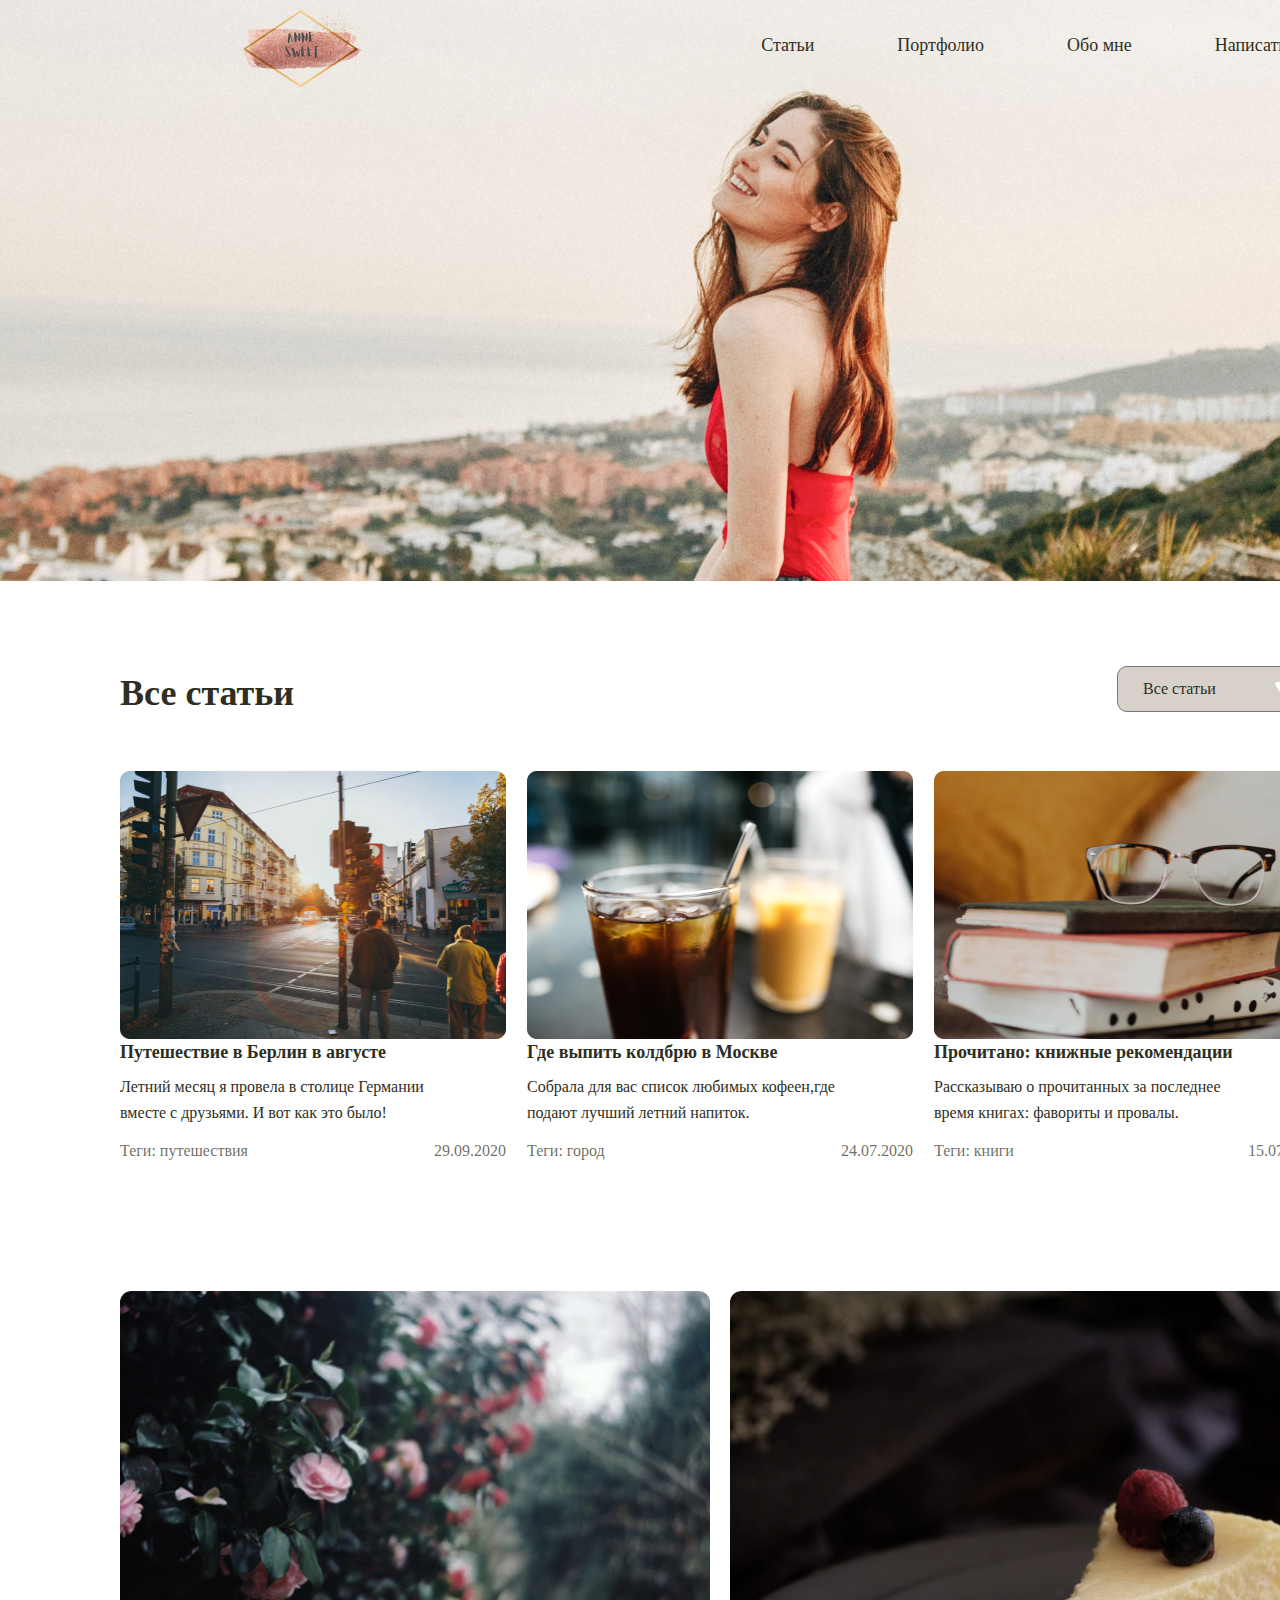
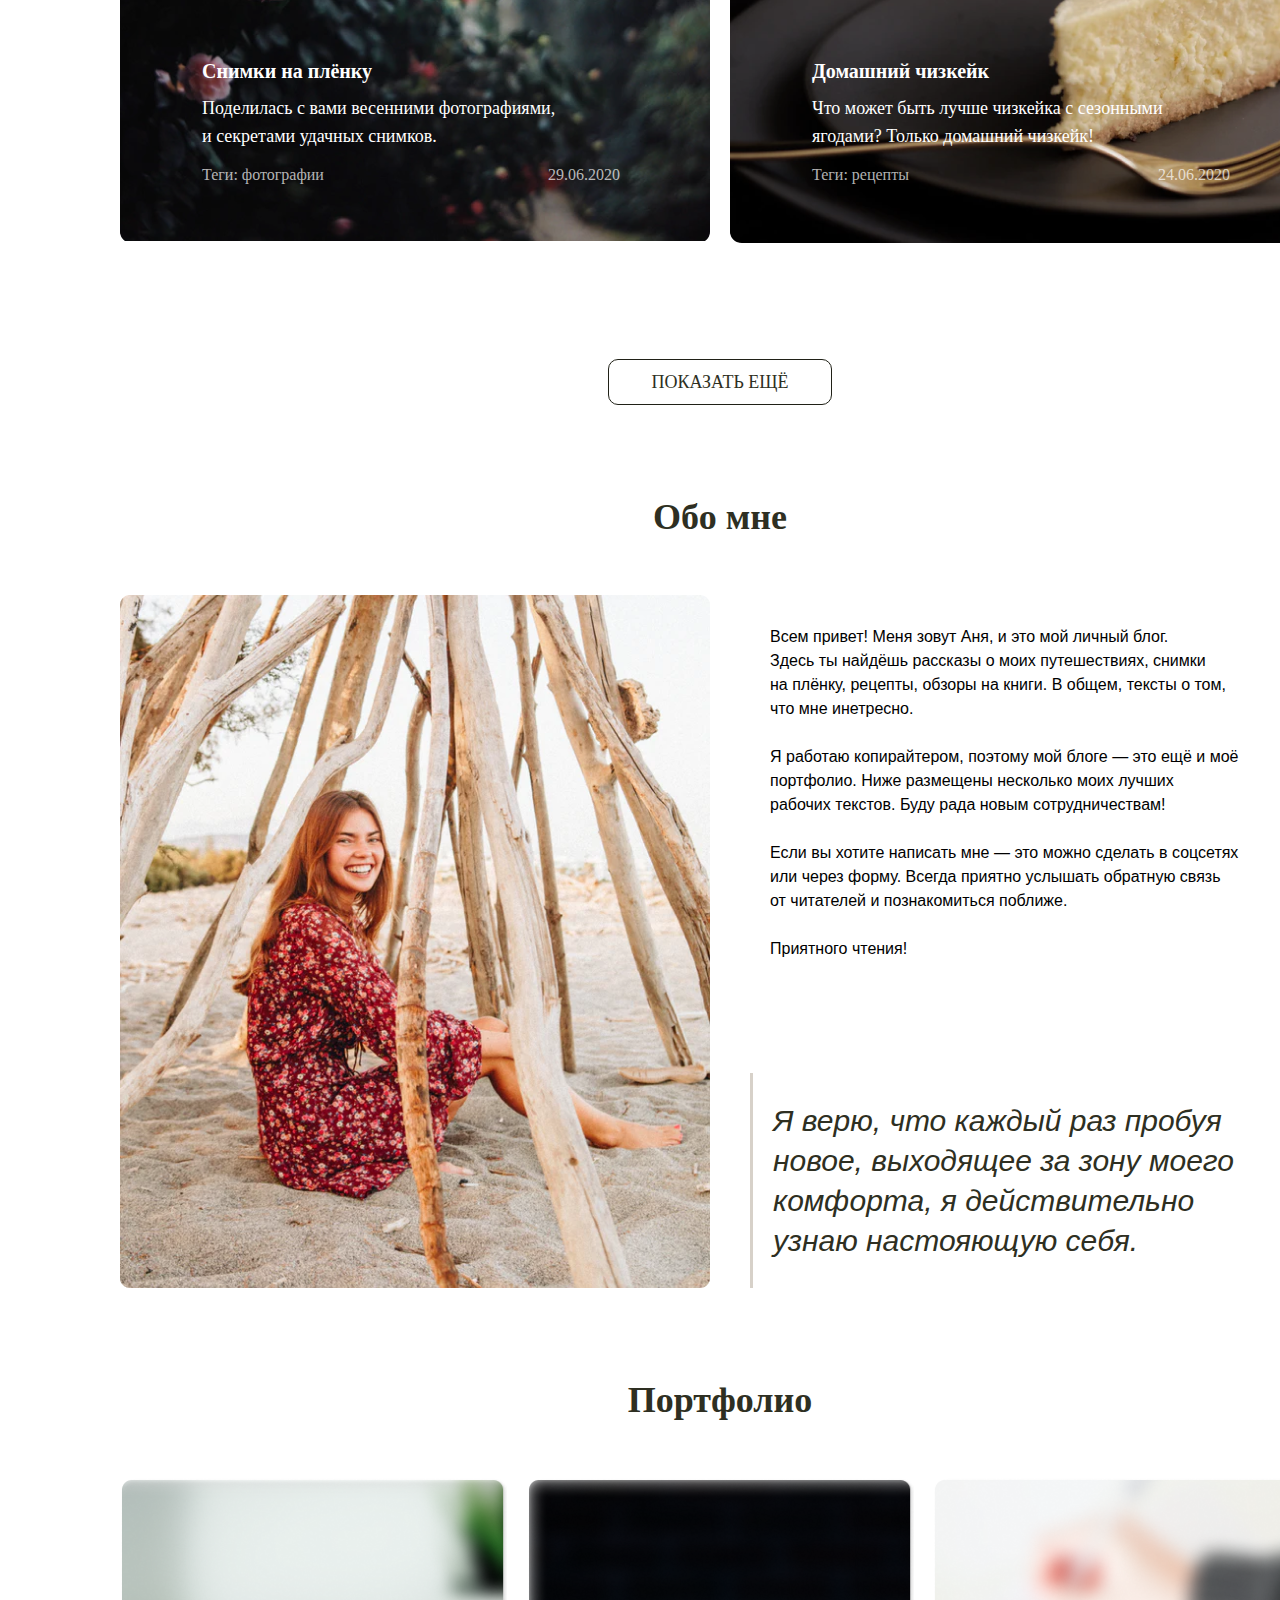
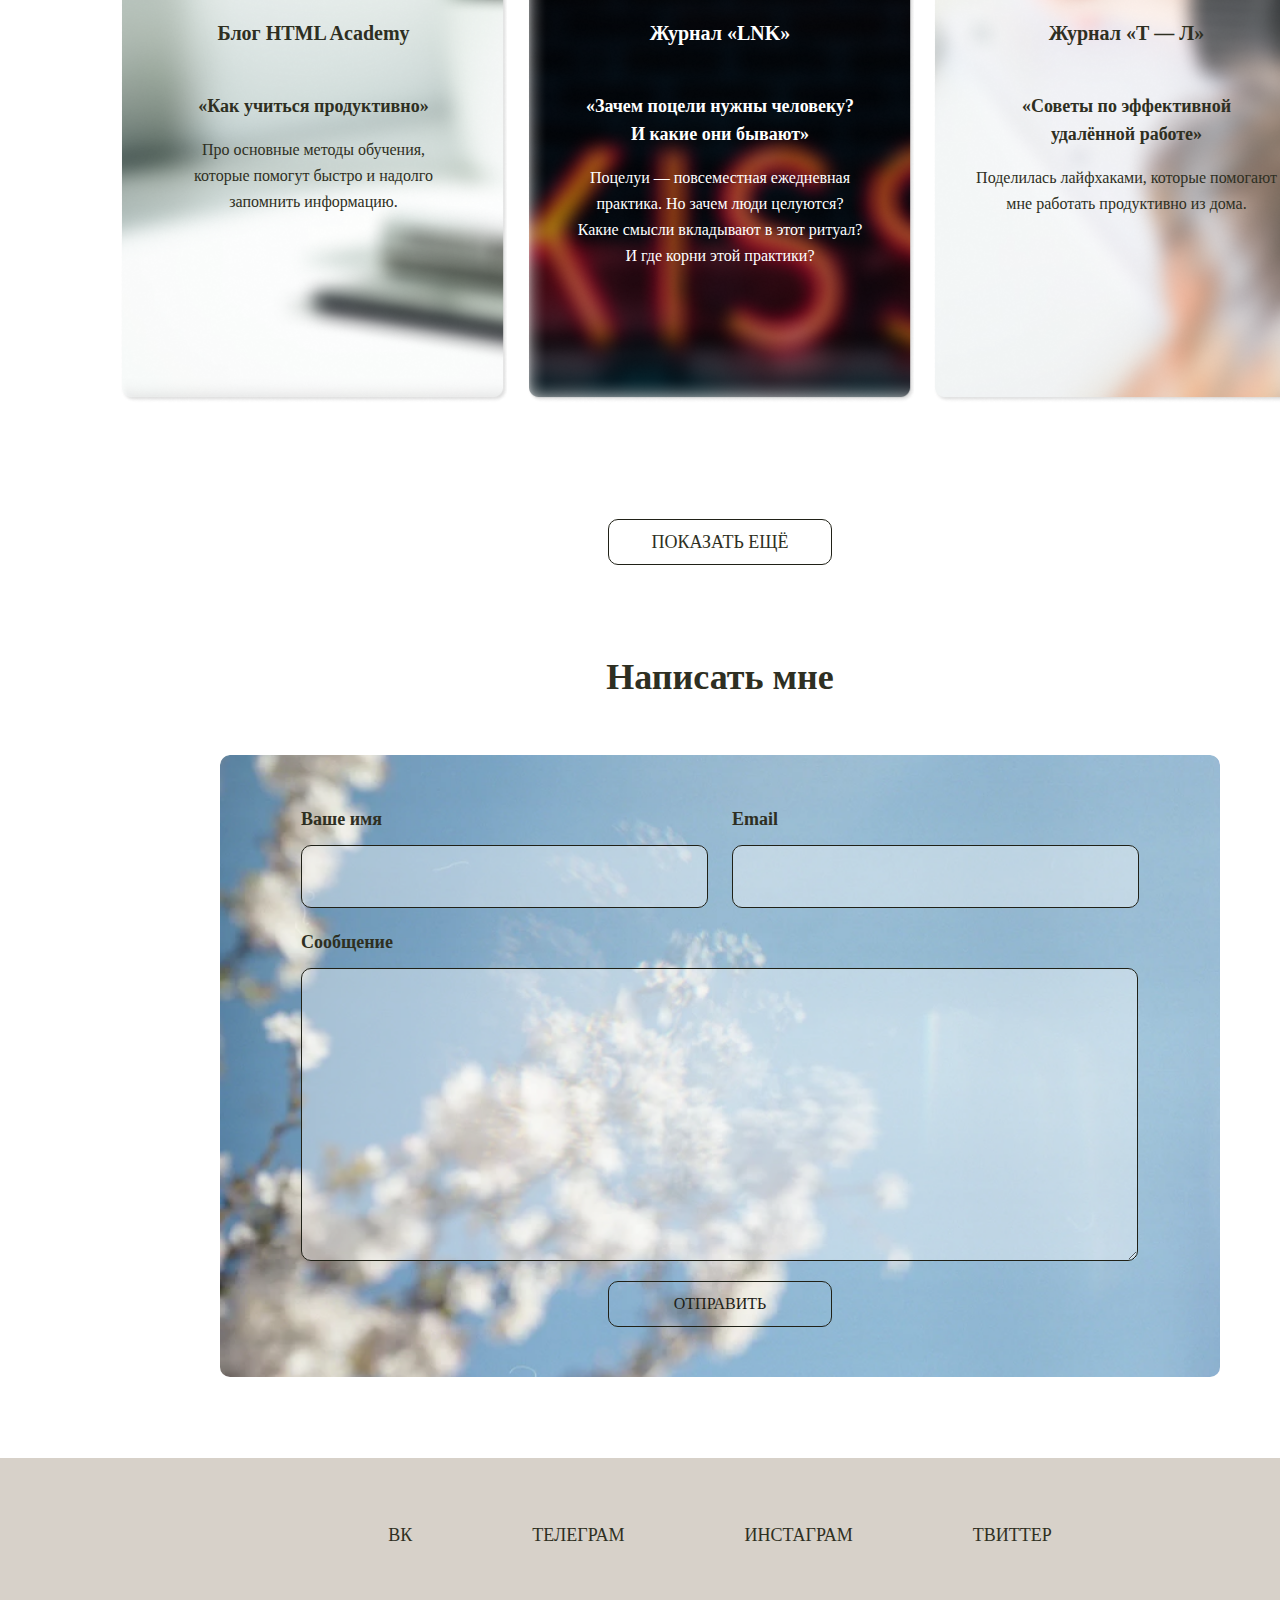
<file: index.html>
<!DOCTYPE HTML>
<html>
  <head>
    <meta charset="utf-8">
    <link rel="stylesheet" href="style.css">
    <title>Блог</title>
  </head>
  <body>
  	<div class="main-block">
  		<div class="logo">
  			<img class="logo" src="Img/logo.svg">
  		</div>
  		<div class="nav">
  			<ul class="up-nav">
  				<li><a href="#states">Статьи</a></li>
  				<li><a href="#portfolio">Портфолио</a></li>
  				<li><a href="#about-me">Обо мне</a></li>
  				<li><a href="#writing-me">Написать мне</a></li>
  			</ul>
  		</div>
  	</div>

  	<div class="states">
  		<a name="states"></a>
  		<div class="header">
  			<h2>Все статьи</h2>
  			<select>
  				<option>Путешествия</option>
  				<option>Город</option>
  				<option>Книги</option>
  				<option>Фотографии</option>
  				<option>Рецепты</option>
  				<option selected>Все статьи</option>
  			</select>
  		</div>
  		<div class="middle-states">
	  		<div class="first_state all-states" data-tag="Путешествия">
	  			<a href="state.html">
		  			<blockquote>
		  				<img src="Img/block2-1.png">
		  				<h3>Путешествие в Берлин в августе </h3>
		  				<p>Летний месяц я провела в столице Германии вместе с друзьями. И вот как это было!</p>
		  				<city>
								<span>Теги: путешествия</span>
		  					<span>29.09.2020</span>
		  				</city>		
		  			</blockquote>
		  		</a>
	  		</div>
	  		<div class="second_state all-states" data-tag="Город">
	  			<a href="state.html">
		  			<blockquote>
		  				<img src="Img/block2-2.png">
		  				<h3>Где выпить колдбрю в Москве</h3>
		  				<p>Собрала для вас список любимых кофеен,где подают лучший летний напиток.</p>
		  				<city>
		  					<span>Теги: город</span>
		  					<span>24.07.2020</span>
		  				</city>		
		  			</blockquote>
	  			</a>
	  		</div>
	  		<div class="third_state all-states" data-tag="Книги">
	  			<a href="state.html">
	  			<blockquote>
		  				<img src="Img/block2-3.png">
		  				<h3>Прочитано: книжные рекомендации</h3>
		  				<p>Рассказываю о прочитанных за последнее время книгах: фавориты и провалы.</p>
		  				<city>
		  					<span>Теги: книги</span>
		  					<span>15.07.2020</span>
		  				</city>	
		  			</blockquote>
	  			</a>
	  		</div>
	  	</div>
  		<div class="bottom-states">
  			<div class="left all-states" data-tag="Фотографии">
  				<a href="state.html">
	  				<blockquote>
	  					<h3>Снимки на плёнку</h3>
	  					<p>Поделилась с вами весенними фотографиями, и секретами удачных снимков.</p>
	  					<city>
	  						<span>Теги: фотографии</span>
	  						<span>29.06.2020</span>
	  					</city>
	  				</blockquote>
  				</a>	
  			</div>
  			<div class="right all-states" data-tag="Рецепты">
  				<a href="state.html">
	  				<blockquote>
		  				<h3>Домашний чизкейк </h3>
		  				<p>Что может быть лучше чизкейка с сезонными ягодами? Только домашний чизкейк!</p>
		  				<city>
		  						<span>Теги: рецепты</span>
		  						<span>24.06.2020</span>
		  				</city>
	  				</blockquote>
  				</a>
  			</div>
  		</div>
  		<div class="button">
  			<a href="state.html">Показать ещё</a>
  		</div>
  	</div>

  	<div class="about-me">
  		<a name="about-me"></a>
  		<h2>Обо мне</h2>
  		<div class="content">
	  		<div class="photo">
	  			<img src="Img/block-3.png">
	  		</div>
	  		<div class="info-me">
	  			<p>Всем привет! Меня зовут Аня, и это мой личный блог.<br>
							Здесь ты найдёшь рассказы о моих путешествиях, снимки<br>
							на плёнку, рецепты, обзоры на книги. В общем, тексты о том,
							что мне инетресно.<br>
							<br>

							Я работаю копирайтером, поэтому мой блоге — это ещё и моё
							портфолио. Ниже размещены несколько моих лучших<br>
							рабочих текстов. Буду рада новым сотрудничествам!  <br>
							<br>
							Если вы хотите написать мне — это можно сделать в соцсетях
							или через форму. Всегда приятно услышать обратную связь
							от читателей и познакомиться поближе.<br>
							<br>

							Приятного чтения!
					</p>
					<div class="border">
		  			<p class="italic">
		  				Я верю, что каждый раз пробуя новое,
							выходящее за зону моего комфорта,
							я действительно узнаю настояющую
							себя.
						</p>
					</div>	
	  		</div>
  		</div>
  	</div>

  	<div class="portfolio">
  		<a name="portfolio"></a>
  		<h2>Портфолио</h2>
  		<div class="items">
  			<div class="item item-1">
  				<h3>Блог HTML Academy</h3>
  				<span>«Как учиться продуктивно»</span>
  				<p>Про основные методы обучения,<br>
						 которые помогут быстро и надолго<br>
						 запомнить информацию.
					</p>
  			</div>
  			<div class="item item-2">
  				<h3>Журнал «LNK»</h3>
  				<span>«Зачем поцели нужны человеку?<br> И какие они бывают»</span>
  				<p>Поцелуи — повсеместная ежедневная<br>
						 практика. Но зачем люди целуются?<br>
						 Какие смысли вкладывают в этот ритуал?<br>
						 И где корни этой практики?
					</p>
  			</div>
  			<div class="item item-3">
  				<h3>Журнал «Т — Л»</h3>
  				<span>«Советы по эффективной<br> удалённой работе»</span>
  				<p>Поделилась лайфхаками, которые помогают<br>
						 мне работать продуктивно из дома. 
					</p>
  			</div>
  		</div>
  		<div class="button">
  			<a href="#">Показать ещё</a>
  		</div>
  	</div>

  	<div class="writing-me">
  		<a name="writing-me"></a>
  		<h2>Написать мне</h2>
  		<div class="form">
	  		<form action="#" class="main-form">
	  			<div class="name">
	  				<label for="name">Ваше имя</label>
	  				<input type="text" name="name" id="name" minlength="10" maxlength="200" required>
	  			</div>
	  			<div class="email">
	  				<label for="email">Email</label>
	  				<input type="email" name="email" id="email" minlength="10" maxlength="200" required>
	  			</div>
	  			<div class="message">
	  				<label for="message">Сообщение</label>
	  				<textarea class="writeField" name="message" id="message" minlength="10" maxlength="200"></textarea>
	  			</div>
	  			<input class="submit" type="submit" value="Отправить" disabled="true">
	  		</form>
  		</div>
  	</div>

  	<div class="footer">
  		<ul class="bottom-menu">
  			<li><a href="#">Вк</a></li>
  			<li><a href="#">Телеграм</a></li>
  			<li><a href="#">Инстаграм</a></li>
  			<li><a href="#">Твиттер</a></li>
  		</ul>
  	</div>
  <script src="blocked.js"></script>	
  <script src="filter.js"></script>
  </body>
</html>
</file>
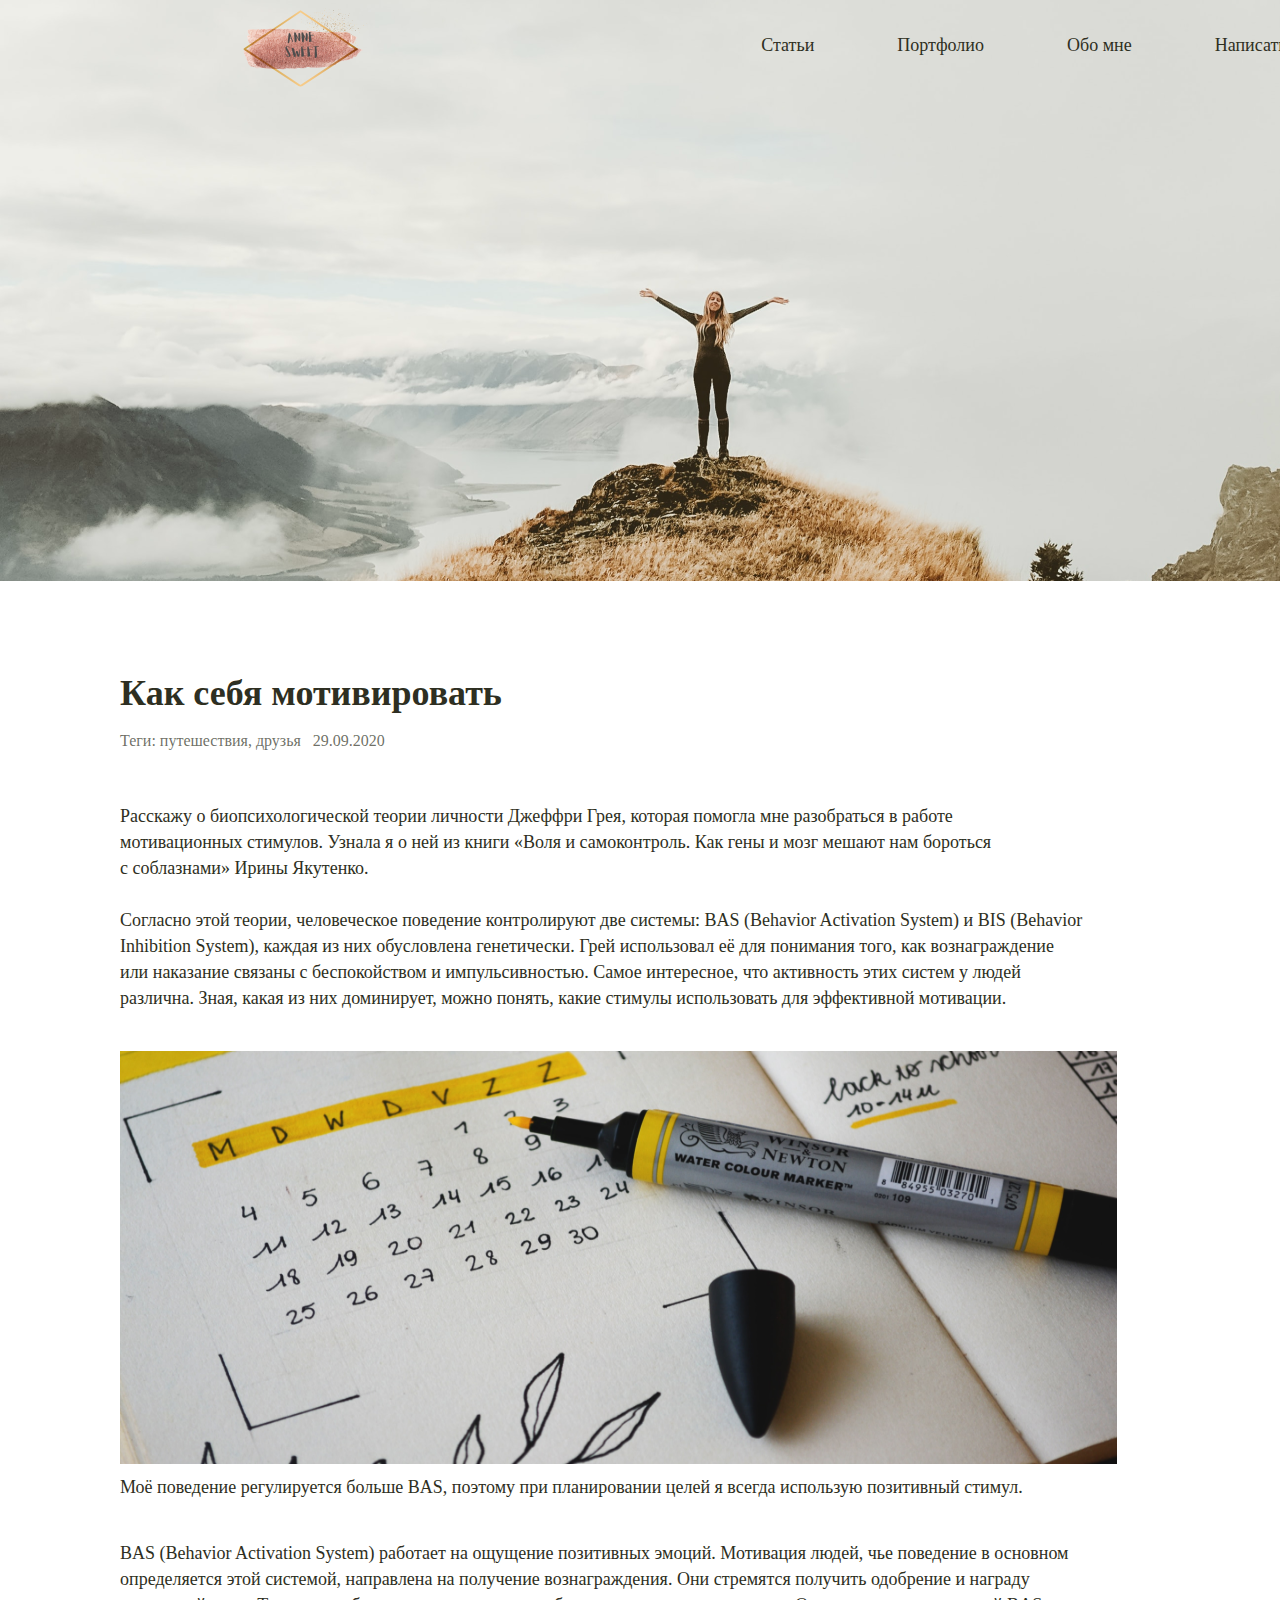
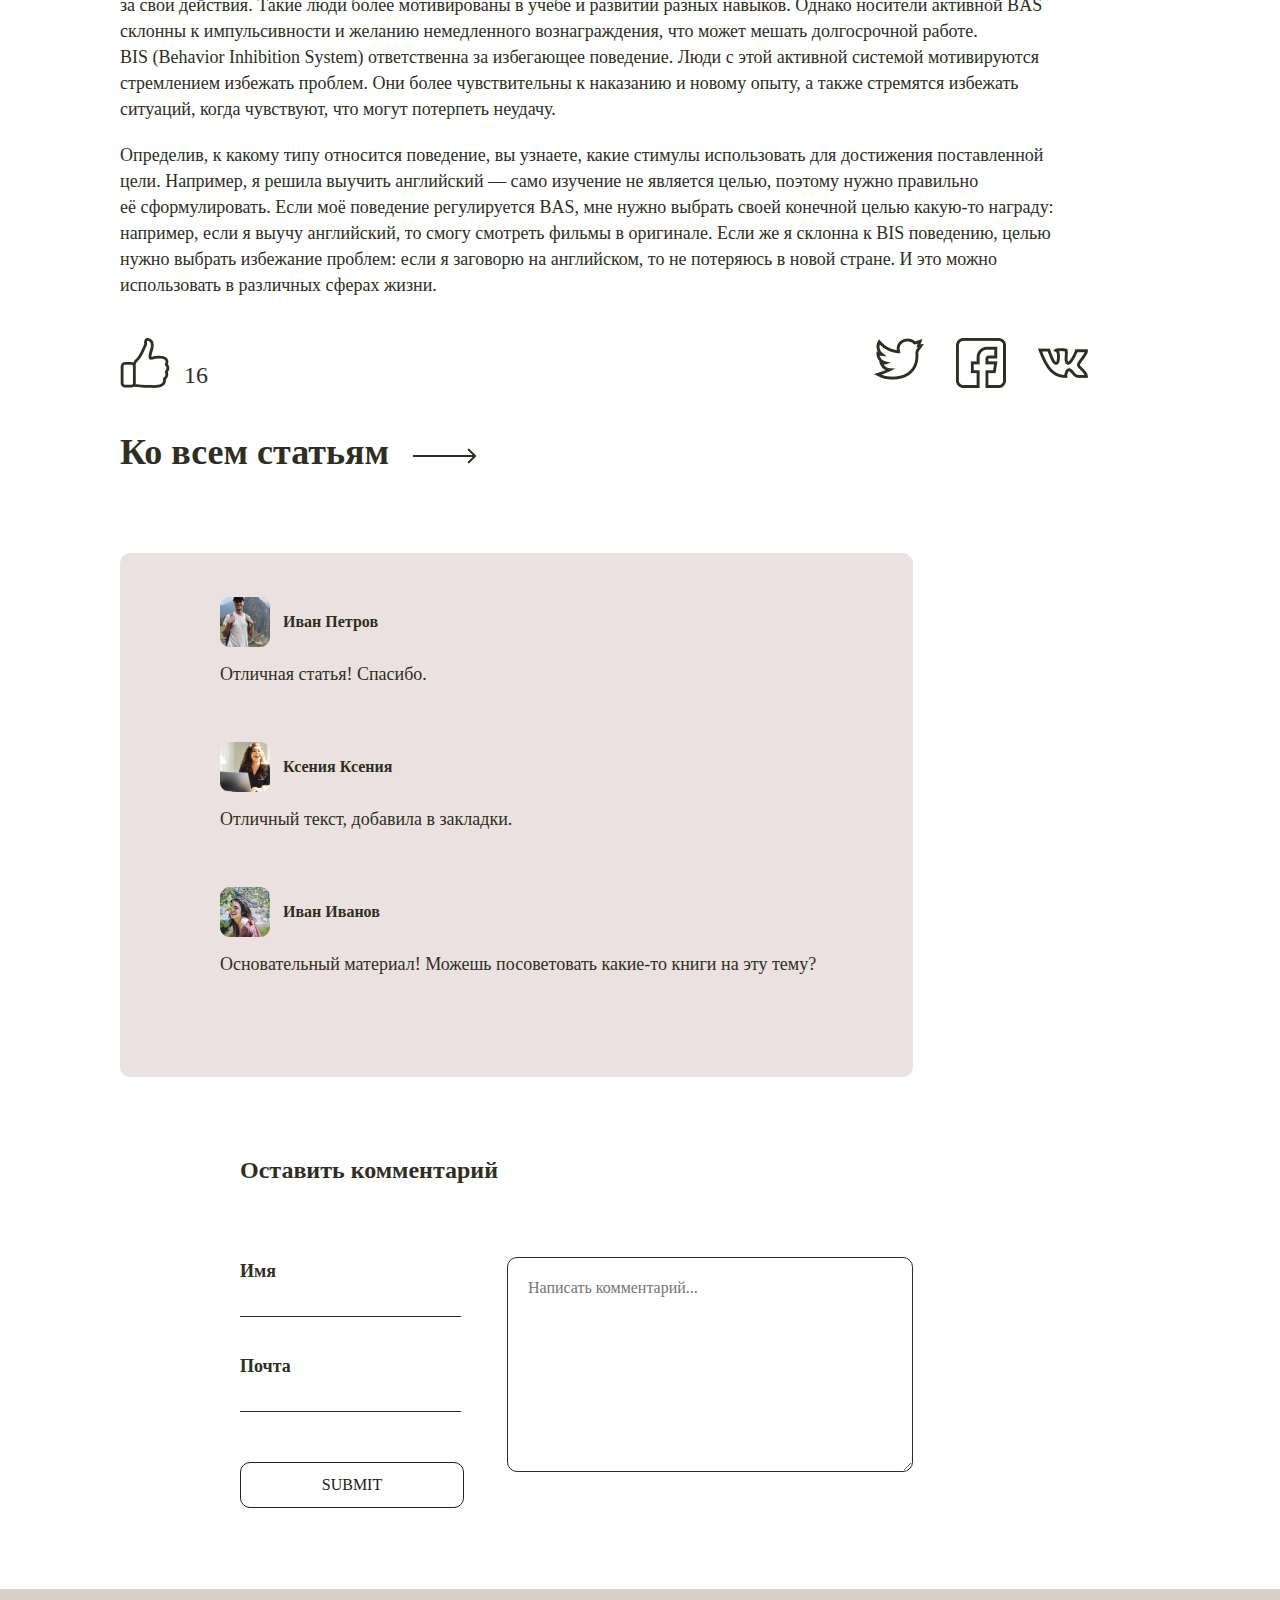
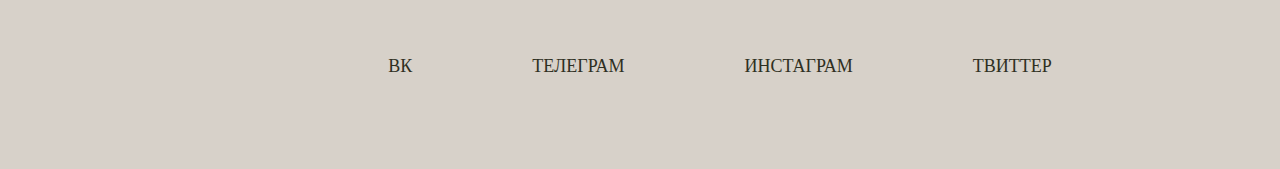
<file: state.html>
<!DOCTYPE HTML>
<html>
  <head>
    <meta charset="utf-8">
    <link rel="stylesheet" href="style.css">
    <title>Блог</title>
  </head>
  <body>
  	<div class="main-block-2">
  		<div class="logo">
  			<img class="logo" src="Img/logo.svg">
  		</div>
  		<div class="nav">
  			<ul class="up-nav">
					<li><a href="index.html#states">Статьи</a></li>
  				<li><a href="index.html#portfolio">Портфолио</a></li>
  				<li><a href="index.html#about-me">Обо мне</a></li>
  				<li><a href="index.html#writing-me">Написать мне</a></li>
  			</ul>
  		</div>
  	</div>

  	<div class="state">
  	 	<div class="container">	
	  		<h2>Как себя мотивировать</h2>
	  		<cite class="travel">
	  			<span>Теги: путешествия, друзья</span>
	  			<span>29.09.2020</span>
	  		</cite>
	  		<p>
	  			Расскажу о биопсихологической теории личности Джеффри Грея, которая помогла мне разобраться в работе<br>
	  		 	мотивационных стимулов. Узнала я о ней из книги «Воля и самоконтроль. Как гены и мозг мешают нам бороться<br>
				 	с соблазнами» Ирины Якутенко.<br>
				 	<br>
				 	Согласно этой теории, человеческое поведение контролируют две системы: BAS (Behavior Activation System) и BIS (Behavior<br>
				 	Inhibition System), каждая из них обусловлена генетически. Грей использовал её для понимания того, как вознаграждение<br>
				 	или наказание связаны с беспокойством и импульсивностью. Самое интересное, что активность этих систем у людей<br>
				 	различна. Зная, какая из них доминирует, можно понять, какие стимулы использовать для эффективной мотивации.
				</p>
				<img class="image-state" src="Img/list-1-2.png">
				<p class="caption">Моё поведение регулируется больше BAS, поэтому при планировании целей я всегда использую позитивный стимул.</p>
				<p class="middle-p">
					BAS (Behavior Activation System) работает на ощущение позитивных эмоций. Мотивация людей, чье поведение в основном<br>
					определяется этой системой, направлена на получение вознаграждения. Они стремятся получить одобрение и награду<br>
					за свои действия. Такие люди более мотивированы в учебе и развитии разных навыков. Однако носители активной BAS<br>
					склонны к импульсивности и желанию немедленного вознаграждения, что может мешать долгосрочной работе.<br>
					BIS (Behavior Inhibition System) ответственна за избегающее поведение. Люди с этой активной системой мотивируются<br>
					стремлением избежать проблем. Они более чувствительны к наказанию и новому опыту, а также стремятся избежать<br>
					ситуаций, когда чувствуют, что могут потерпеть неудачу.
				</p>
				<p>
					Определив, к какому типу относится поведение, вы узнаете, какие стимулы использовать для достижения поставленной<br>
					цели. Например, я решила выучить английский — само изучение не является целью, поэтому нужно правильно<br>
					её сформулировать. Если моё поведение регулируется BAS, мне нужно выбрать своей конечной целью какую-то награду:<br>
					например, если я выучу английский, то смогу смотреть фильмы в оригинале. Если же я склонна к BIS поведению, целью<br>
					нужно выбрать избежание проблем: если я заговорю на английском, то не потеряюсь в новой стране. И это можно<br>
					использовать в различных сферах жизни.
				</p>
				<div class="icon">
					<div class="first-image">
						<img class="like"  src="Img/like 1.svg">
						<span class="likes">16</span>
					</div>
					<div class="second-image">
						<a href="#"><img src="Img/Vector.png"></a>
						<a href="#"><img src="Img/facebook (1) 1.png"></a>
						<a href="#"><img src="Img/vk 1.png"></a>
					</div>
				</div>
				<div class="all-states">
					<h2>Ко всем статьям</h2>
					<a href="index.html#states">
						<div class="arrow">
							<img src="Img/Arrow 1.png">
						<div>
					</a>		
				</div>
			</div>
  	</div>

  	<div class="comment">
  		<div class="chat">
  			<div class="chat-item">
  				<div class="avatar">
  					<img src="Img/Rectangle 24.png">
  					<span>Иван Петров</span>
  				</div>
  				<p>Отличная статья! Спасибо.</p>
  			</div>
  			<div class="chat-item">
  			  <div class="avatar">
  					<img src="Img/Rectangle 25.png">
  					<span>Ксения Ксения</span>
  				</div>
  				<p>Отличный текст, добавила в закладки.</p>	
  			</div>
  			<div class="chat-item">
  				<div class="avatar">
  					<img src="Img/Rectangle 26.png">
  					<span>Иван Иванов</span>
  				</div>
  				<p>Основательный материал! Можешь посоветовать какие-то книги на эту тему?</p>
  			</div>
  		</div>
  		<div class="comment-add">
  			<h2>Оставить комментарий</h2>
  			<div class="form-comment">
  				<form class="form-page2">
	  				<div class="left-items">
	  					<div class="item-name">
		  					<label for="name">Имя</label>
		  					<input type="text" name="name" id="name" minlength="10" maxlength="200" required autocomplete='off'>
	  					</div>
	  					<div class="item-email">
		  					<label for="name">Почта</label>
		  					<input type="email" name="email" id="email" minlength="10" maxlength="200" required>
	  					</div>
	  					<input class="submit" type="submit" disabled="true">
	  				</div>
	  				<div class="right-items">
	  					<textarea class="writeField" minlength="10" maxlength="200" placeholder="Написать комментарий..."></textarea>
	  				</div>
  				</form>
  			</div>
  		</div>
  	</div>
  </div>

  	<div class="footer">
  		<ul class="bottom-menu">
  			<li><a href="#">Вк</a></li>
  			<li><a href="#">Телеграм</a></li>
  			<li><a href="#">Инстаграм</a></li>
  			<li><a href="#">Твиттер</a></li>
  		</ul>
  <template id="mytemplate">
  	<div class="chat-item">
  			  <div class="avatar">
  					<img src="#">
  					<span></span>
  				</div>
  				<p></p>	
  			</div>
  </template>
  	<script src="blocked.js"></script>
  	<script src="like.js"></script>
  	<script src="template.js"></script>
  </body>
</html>
</file>
<file: style.css>
/* ????? box sizing */
*,
*::before,
*::after {
  box-sizing: border-box;
}

/* ????????? ???? */
ul[class],
ol[class] {
  padding: 0;
}

/* ???????????? */
body,
h1,
h2,
h3,
h4,
p,
ul[class],
ol[class],
li,
figure,
figcaption,
blockquote,
dl,
dd {
  margin: 0;
}

/* ????? ???????????-????? ?? body */
body {
  min-height: 100vh;
  scroll-behavior: smooth;
  text-rendering: optimizeSpeed;
  line-height: 1.5;
  width:1440px;
}

/* ???? ?????? ????? ?? ?? ul ?il, ????? ?? ????class*/
ul[class],
ol[class] {
  list-style: none;
}

/* ???? a, ????? ?????, ????? ? ????? ??? */
a:not([class]) {
  text-decoration-skip-ink: auto;
}

/* ???????? ???????? */
img {
  max-width: 100%;
  display: block;
}

/* ????? ???? ??????? ???? ???? ?article*/
article > * + * {
  margin-top: 1em;
}

/* ????????? ?? ???????? */
input,
button,
textarea,
select {
  font: inherit;
}

h2 {
	font-family: Spectral SC;
	font-style: normal;
	font-weight: bold;
	font-size: 36px;
	line-height: 55px;
	color: #2E2F22;
	padding-bottom: 50px;
}
h3 {
	font-family: Spectral SC;
	font-style: normal;
	font-weight: bold;
	font-size: 18px;
	line-height: 27px;
	color: #2E2F22;
}
.main-block {
	width:1440px;
	height:581px;
	margin:0 auto;
	background-image: url('Img/header.png');
	display:flex;
	justify-content:space-between;
}
.main-block-2 {
	width:1440px;
	height:581px;
	margin:0 auto;
	display:flex;
	justify-content:space-between;
	background-image: url('Img/list-1-1.png');
}

.logo {
	width:130px;
	height:82.5px;
	padding-top: 4px;
	margin-left: 120px;
}
.nav {
	margin-top: 33px;
	margin-right: 120px;
}
.up-nav {
	display:flex;
}
.up-nav li {
	justify-content:column;
	padding-right:83px;
}
.up-nav li:last-child {
	padding-right: 0px;
}
.up-nav a{
	text-decoration: none;
	font-family: Open Sans;
	font-style: normal;
	font-weight: normal;
	font-size: 18px;
	line-height: 25px;
	color: #2E2F22;

}


.states {
	width:1200px;
	margin:0 auto;
	display:flex;
	flex-direction:column;
	padding-top: 85px;
	padding-bottom: 85px;
}
.header {
	display:flex;
	flex-direction:row;
	justify-content: space-between;
	width:1200px;
}
.middle-states {
	width:1200px;
	display:flex;
	flex-direction:row;
	justify-content: space-between;
}
.middle-states img {
	width:386px;
	height:268px;
}
.middle-states p, .middle-states h3 {
	width:308px;
}
.middle-states h3 {
	padding-bottom: 8px;
}
.middle-states p {
	font-family: Open Sans;
	padding-bottom: 12px;
	font-style: normal;
	font-weight: normal;
	font-size: 16px;
	line-height: 26px;
	color: #2E2F22
}
.middle-states city {
	display: flex;
	flex-direction: row;
	justify-content: space-between;
}
.middle-states span {
	font-family: Open Sans;
	font-style: normal;
	font-weight: normal;
	font-size: 16px;
	line-height: 26px;
	color: rgba(46, 47, 34, 0.7);
}
.bottom-states {
	width:1200px;
	display:flex;
	flex-direction:row;
	justify-content: space-between;
	padding-top: 62px;
	padding-bottom: 116px;
}
.bottom-states .left {
	width:590px;
	height:552px;
	background: url(Img/block2-4.png) no-repeat;
	background-size: cover;
	border-radius:2%;
}
.bottom-states .right {
	width:590px;
	height:552px;
	background: url(Img/block2-5.png) no-repeat;
	background-size: cover;
	border-radius:2%;
}

.left blockquote {
	padding-top: 365px;
	padding-left: 82px;
	width:500px;
	display: flex;
	flex-direction: column;
}
.right blockquote {
	padding-top: 365px;
	padding-left: 82px;
	width:500px;
	display: flex;
	flex-direction: column;
}

.bottom-states h3 {
	padding-bottom: 8px;
	font-family: Spectral SC;
	font-style: normal;
	font-weight: bold;
	font-size: 20px;
	line-height: 30px;
	color: #FFFFFF;
}
.bottom-states p {
	padding-bottom: 12px;
	width:365px;
	font-family: Open Sans;
	font-style: normal;
	font-weight: normal;
	font-size: 18px;
	line-height: 28px;
	color: #FFFFFF;
}
.bottom-states span {
	font-family: Open Sans;
	font-style: normal;
	font-weight: normal;
	font-size: 16px;
	line-height: 26px;
	color: rgba(255, 255, 255, 0.7);
}
.bottom-states city {
	display: flex;
	flex-direction: row;
	justify-content: space-between;
}


.states select, .states option {
	width: 203px;
	height: 46px;
	padding-left: 25px;
	background: url("Img/Polygon 1.png") no-repeat 85% center,#D7D1C9;
	border-radius: 10px;
	font-family: Open Sans;
	font-style: normal;
	font-weight: normal;
	font-size: 16px;
	line-height: 22px;
	color: #2E2F22;
	-webkit-appearance: none;
	-moz-appearance: none;
	-ms-appearance: none;
	appearance: none;
	
}
.states a {
	text-decoration:none;
}

.about-me {
	width:1200px;
	margin:0 auto;
	display:flex;
	flex-direction: column;
	padding-bottom: 85px;
}
.about-me h2{
text-align: center;
}
.about-me .content {
	width:1200px;
	display: flex;
	flex-direction: row;
	justify-content: space-between;
}
.content img {
	width:590px;
	height:693px;
}
.content .info-me {
	width:570px;
	padding-top: 30px;
	font-family: "Open",sans-serif;
	display: flex;
	flex-direction: column;
	justify-content: space-between;
}
.content .info-me p {
	font-size: 16px;
	width:490px;
	padding-left: 20px;
}
.content .border {
	border-left: 3px solid #D7D1C9;
	height: 215px;
	display:flex;
	align-items: center;
}
.content .border .italic {
	padding-left: 20px;
	font-style: italic;
	font-size: 30px;
	color:#2E2F22;
	line-height: 40px;
}



.portfolio {
	width:1200px;
	margin: 0 auto;
	display: flex;
	flex-direction: column;
	padding-bottom: 85px;
}
.portfolio h2 {
	text-align:center;
}
.portfolio .items {
	display: flex;
	flex-direction: row;
	justify-content: space-between;
	padding-bottom: 116px;
}
.item {
	padding-top: 140px;
	width:387px;
	height: 525px;
	text-align:center;
}
.item-1 {
	background: url(Img/block4-1.png) no-repeat;
	background-size:cover;
}
.item-2 {
	background: url(Img/block4-2.png) no-repeat;
	background-size:cover;
}
.item-3 {
	background: url(Img/block4-3.png) no-repeat;
	background-size:cover;
}
.portfolio .item h3 {
	padding-bottom: 44px;
	font-family: Spectral SC;
	font-style: normal;
	font-weight: bold;
	font-size: 20px;
	line-height: 30px;
	color: #2E2F22;
}
.portfolio .item span {
	font-family: Spectral SC;
	font-style: normal;
	font-weight: bold;
	font-size: 18px;
	line-height: 28px;
	color: #2E2F22;
	
}
.portfolio .item p {
	padding-top: 17px;
	font-family: Open Sans;
	font-style: normal;
	font-weight: normal;
	font-size: 16px;
	line-height: 26px;
	color: #2E2F22;
}
.portfolio .item-2 h3, .portfolio .item-2 span, .portfolio .item-2 p {
	color:#fff;
}

.button {
	display: flex;
	flex-direction: row;
	justify-content: center;
	align-items: center;
	margin: 0 auto;
	border: 1px solid #202117;
	box-sizing: border-box;
	border-radius: 10px;
	background: none;
	width:224px;
	height: 46px;
}
.button a {
	text-decoration: none;
	font-family: Open Sans;
	font-style: normal;
	font-weight: normal;
	font-size: 18px;
	line-height: 25px;
	color: #2E2F22;
	text-transform: uppercase;
}
.writing-me {
	width: 1000px;
	margin: 0 auto;
	display: flex;
	flex-direction: column;
	padding-bottom: 81px;
}
.writing-me h2 {
	text-align:center;
}
.writing-me form {
	padding-top: 50px;
	padding-bottom: 50px;
	width:1000px;
	display: flex;
	flex-direction: row;
	flex-wrap: wrap;
	justify-content: space-between;
	padding-left: 81px;
	padding-right: 81px;
	background: url(Img/block5.png) no-repeat;
	background-size: cover;
	border-radius: 10px;
}
form input[type="text"], .form input[type="email"] {
	width:407px;
	height: 63px;
	background: rgba(255, 255, 255, 0.4);
	border: 1px solid #202117;
	box-sizing: border-box;
	border-radius: 10px;
}
form textarea {
	width:837px;
	height: 293px;
	background: rgba(255, 255, 255, 0.4);
	border: 1px solid #202117;
	box-sizing: border-box;
	border-radius: 10px;
}
form input[type="submit"] {
	width:224px;
	height: 46px;
	margin:0 auto;
	border: 1px solid #202117;
	box-sizing: border-box;
	border-radius: 10px;
	background: none;
	font-family: Open Sans;
	font-style: normal;
	font-weight: normal;
	font-size: 16px;
	line-height: 22px;
	color: #202117;
	text-transform: uppercase;
}
form label {
	padding-bottom: 12px;
	font-family: Spectral SC;
	font-style: normal;
	font-weight: bold;
	font-size: 18px;
	line-height: 28px;
	color:#2E2F22;
}
.form .name {
	padding-bottom: 20px;
	display: flex;
	flex-direction: column;
}
.form .email {
	display: flex;
	flex-direction: column;
}
.form .message {
	display: flex;
	flex-direction: column;
	padding-bottom: 20px;
}



.footer {
	width:1440px;
	padding-top: 65px;
	padding-bottom: 90px;
	background-color: #D7D1C9;
}


.bottom-menu{
	display:flex;
	flex-direction: row;
	justify-content: center;
	align-items: center;
}
.bottom-menu li {
	justify-content:column;
	padding-right:120px;
}
.bottom-menu li:last-child {
	padding-right: 0px;
}
.bottom-menu a{
	text-decoration: none;
	font-family: Open Sans;
	font-style: normal;
	font-weight: normal;
	font-size: 18px;
	line-height: 25px;
	color: #2E2F22;
	text-transform: uppercase;
}


.container {
	width:1000px;
	margin-left: 120px;
}
.state h2 {
	padding-top: 85px;
	padding-bottom: 8px;
}
.travel {
	display: flex;
	padding-bottom: 50px;
}
.travel span {
	padding-right: 12px;
	font-family: Open Sans;
	font-style: normal;
	font-weight: normal;
	font-size: 16px;
	color: rgba(46, 47, 34, 0.7);
}
.state p {
	font-family: Open Sans;
	font-style: normal;
	font-weight: normal;
	font-size: 18px;
	line-height: 26px;
	color: #2E2F22;
}
.image-state {
	padding-top: 40px;
	padding-bottom: 10px;
	width:997px;
	height: 463px;
}
.caption {
	padding-bottom: 40px;
	font-family: Open Sans;
	font-style: normal;
	font-weight: normal;
	font-size: 14px;
	line-height: 26px;
	color: #2E2F22;
}
.middle-p {
	padding-bottom: 20px;
}

.icon {
	padding-top: 40px;
	display: flex;
	flex-direction: row;
	justify-content: space-between;
}
.first-image {
	display: flex;
	flex-direction: row;
}
.first-image .like {
	cursor: pointer;
}
.second-image {
	display: flex;
	flex-direction: row;
}
.second-image img {
	padding-right: 32px;
}
.second-image a {
	display: block;
	width:100%;
	padding: 0;
	margin: 0;
}
.first-image span {
	padding-top: 24px;
	padding-left: 14px;
	width: 28px;
	height: 26px;
	font-family: Open Sans;
	font-style: normal;
	font-weight: normal;
	font-size: 24px;
	line-height: 26px;
	color: #2E2F22;
}
.all-states {
	display: flex;
	flex-direction: row;
	padding-bottom: 65px;
}
.all-states h2 {
	padding-top:37px;
}
.arrow {
	padding-top: 60px;
	padding-left: 24px;
}
.comment {
	width:793px;
	padding-bottom: 81px;
}
.chat {
	padding-top: 44px;
	padding-bottom: 50px;
	background: #ECE1E1;
	border-radius: 10px;
}
.avatar {
	display: flex;
	flex-direction: row;
	align-items: center;
	padding-bottom: 14px;
}
.avatar img {
	padding-right: 13px;
}
.avatar span {
	font-family: Open Sans;
	font-style: normal;
	font-weight: bold;
	font-size: 16px;
	line-height: 22px;
	color: #2E2F22;
}
.chat-item {
	padding-left: 100px;
	padding-bottom: 55px;
}
.chat-item:last-child {
	padding-bottom: 50px;
}
.comment-add {
	padding-top: 77px;
	padding-left: 120px;
}
.comment-add h2{
	font-family: Open Sans;
	font-style: normal;
	font-weight: bold;
	font-size: 24px;
	line-height: 33px;
	color: #2E2F22;
	padding: 0;
	padding-bottom: 70px;
	margin: 0;
}
.left-items {
	display: flex;
	flex-direction: column;
}

.left-items input[type="text"],
.left-items input[type="email"]
 {
	width:221px;
	height: 20px;
	border-radius:0px;
	border:none;
	border-bottom: 1px solid #2E2F22;
}
.left-items input[type="label"] {
	padding: 0;
	font-family: Open Sans;
	font-style: normal;
	font-weight: normal;
	font-size: 16px;
	line-height: 22px;
	color: #2E2F22;
}
.left-items input[type="submit"] {
	margin: 0;
}
.item-name {
	display: flex;
	flex-direction: column;
	padding-bottom: 35px;
}
.item-email {
	display: flex;
	flex-direction: column;
	padding-bottom: 50px;
}
.form-page2 textarea {
	padding-top:18px;
	padding-left: 20px; 
	width: 406px;
	height: 215px;
	border: 1px solid #2E2F22;
	box-sizing: border-box;
	border-radius: 10px;
}
.form-page2 {
	display: flex;
	flex-direction: row;
	justify-content: space-between;
}
.added {
	animation-duration: 2s;
  animation-name: rotate;
  animation-fill-mode: forwards;
}
@keyframes rotate {
	from {
		transform:rotate(0deg);
	}
	to {
		transform: rotate(180deg);
	}
}
.not-added {
	animation-duration: 2s;
  animation-name: rerotate;
  animation-fill-mode: forwards;
}
@keyframes rerotate {
	from {
		transform:rotate(180deg);
	}
	to {
		transform: rotate(0deg);
	}
}

.hidden {
	display:none;
}
</file>
